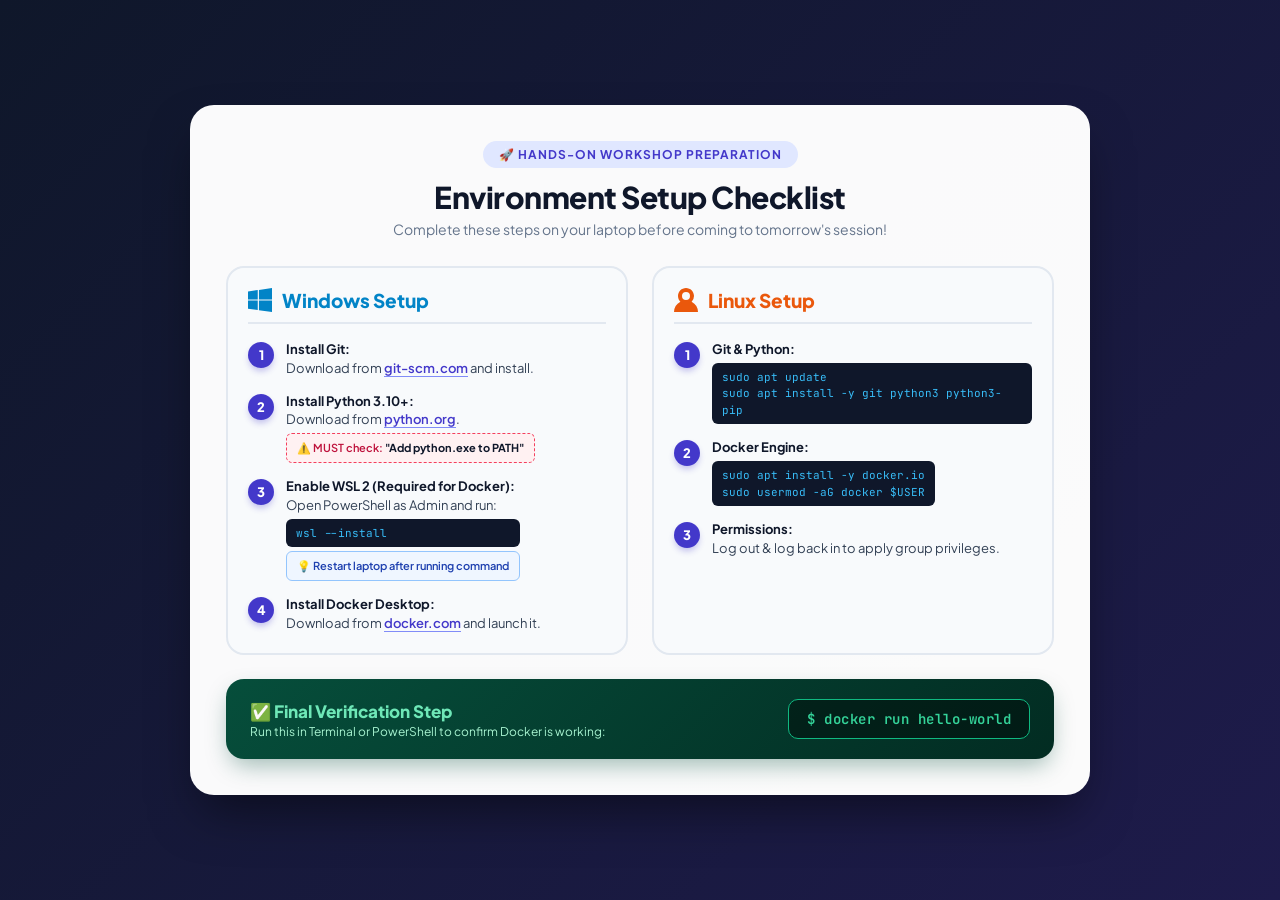
<file: Workshop-Setup-Guide.html>
<!DOCTYPE html>
<html lang="en">
<head>
    <meta charset="UTF-8">
    <meta name="viewport" content="width=device-width, initial-scale=1.0">
    <title>Pre-Workshop Setup Checklist</title>
    <style>
        @import url('https://fonts.googleapis.com/css2?family=Plus+Jakarta+Sans:wght@400;500;600;700;800&family=JetBrains+Mono:wght@400;600&display=swap');
        
        * { box-sizing: border-box; margin: 0; padding: 0; }
        
        body {
            font-family: 'Plus Jakarta Sans', sans-serif;
            color: #0f172a;
            background: linear-gradient(135deg, #0f172a 0%, #1e1b4b 100%);
            min-height: 100vh;
            padding: 30px 20px;
            display: flex;
            justify-content: center;
            align-items: center;
        }

        .card-wrapper {
            max-width: 900px;
            width: 100%;
            background: rgba(255, 255, 255, 0.98);
            border-radius: 24px;
            padding: 36px;
            box-shadow: 0 25px 50px -12px rgba(0, 0, 0, 0.5);
        }

        .header {
            text-align: center;
            margin-bottom: 28px;
        }

        .badge {
            display: inline-block;
            background: #e0e7ff;
            color: #4338ca;
            font-weight: 700;
            font-size: 12px;
            padding: 6px 16px;
            border-radius: 9999px;
            text-transform: uppercase;
            letter-spacing: 1px;
            margin-bottom: 10px;
        }

        h1 {
            font-size: 30px;
            font-weight: 800;
            color: #0f172a;
            letter-spacing: -0.5px;
        }

        .subtitle {
            color: #64748b;
            font-size: 14px;
            margin-top: 4px;
        }

        .grid {
            display: grid;
            grid-template-columns: 1fr 1fr;
            gap: 24px;
            margin-bottom: 24px;
        }

        @media (max-width: 768px) {
            .grid { grid-template-columns: 1fr; }
        }

        .os-box {
            background: #f8fafc;
            border: 2px solid #e2e8f0;
            border-radius: 18px;
            padding: 20px;
            position: relative;
            transition: all 0.3s ease;
        }

        .os-box:hover {
            border-color: #6366f1;
            transform: translateY(-2px);
            box-shadow: 0 10px 20px -5px rgba(99, 102, 241, 0.1);
        }

        .os-header {
            display: flex;
            align-items: center;
            gap: 10px;
            font-size: 19px;
            font-weight: 800;
            margin-bottom: 16px;
            padding-bottom: 10px;
            border-bottom: 2px solid #e2e8f0;
        }

        .step-list {
            display: flex;
            flex-direction: column;
            gap: 14px;
        }

        .step-item {
            display: flex;
            gap: 12px;
            align-items: flex-start;
        }

        .step-num {
            background: #4338ca;
            color: white;
            font-weight: 800;
            font-size: 13px;
            min-width: 26px;
            height: 26px;
            border-radius: 50%;
            display: flex;
            align-items: center;
            justify-content: center;
            margin-top: 2px;
            box-shadow: 0 4px 6px -1px rgba(67, 56, 202, 0.3);
        }

        .step-content {
            font-size: 13px;
            line-height: 1.45;
            color: #334155;
        }

        .step-content strong {
            color: #0f172a;
            font-weight: 700;
        }

        .link-btn {
            color: #4338ca;
            font-weight: 600;
            text-decoration: none;
            border-bottom: 1px solid #818cf8;
        }

        .warning-tag {
            background: #fff1f2;
            border: 1px dashed #f43f5e;
            color: #be123c;
            padding: 6px 10px;
            border-radius: 6px;
            font-size: 11px;
            font-weight: 600;
            margin-top: 4px;
        }

        .note-tag {
            background: #eff6ff;
            border: 1px solid #93c5fd;
            color: #1e40af;
            padding: 6px 10px;
            border-radius: 6px;
            font-size: 11px;
            font-weight: 600;
            margin-top: 4px;
        }

        .code-box {
            background: #0f172a;
            color: #38bdf8;
            font-family: 'JetBrains Mono', monospace;
            font-size: 11px;
            padding: 6px 10px;
            border-radius: 6px;
            margin-top: 4px;
            line-height: 1.5;
        }

        .verify-card {
            background: linear-gradient(135deg, #064e3b 0%, #022c22 100%);
            border-radius: 18px;
            padding: 20px 24px;
            color: white;
            display: flex;
            align-items: center;
            justify-content: space-between;
            gap: 20px;
            box-shadow: 0 10px 25px -5px rgba(6, 78, 59, 0.4);
        }

        @media (max-width: 650px) {
            .verify-card { flex-direction: column; text-align: center; }
        }

        .verify-info h3 {
            font-size: 17px;
            font-weight: 800;
            color: #6ee7b7;
            margin-bottom: 2px;
        }

        .verify-info p {
            font-size: 12px;
            color: #a7f3d0;
        }

        .cmd-pill {
            background: rgba(0, 0, 0, 0.4);
            border: 1px solid #10b981;
            padding: 10px 18px;
            border-radius: 10px;
            font-family: 'JetBrains Mono', monospace;
            font-size: 14px;
            color: #34d399;
            font-weight: 600;
            letter-spacing: 0.5px;
            white-space: nowrap;
        }

        @media print {
            body { background: white; padding: 0; min-height: auto; }
            .card-wrapper { box-shadow: none; padding: 0; max-width: 100%; border-radius: 0; }
            .os-box:hover { transform: none; box-shadow: none; }
        }
    </style>
</head>
<body>

    <div class="card-wrapper">
        <div class="header">
            <span class="badge">🚀 Hands-On Workshop Preparation</span>
            <h1>Environment Setup Checklist</h1>
            <p class="subtitle">Complete these steps on your laptop before coming to tomorrow's session!</p>
        </div>

        <div class="grid">
            <!-- WINDOWS CARD -->
            <div class="os-box">
                <div class="os-header" style="color: #0284c7;">
                    <svg width="24" height="24" viewBox="0 0 24 24" fill="currentColor"><path d="M0 3.449L9.75 2.1v9.451H0m10.949-9.602L24 0v11.4H10.949M0 12.6h9.75v9.451L0 20.699M10.949 12.6H24V24l-13.051-1.851"/></svg>
                    Windows Setup
                </div>
                
                <div class="step-list">
                    <div class="step-item">
                        <div class="step-num">1</div>
                        <div class="step-content">
                            <strong>Install Git:</strong><br>
                            Download from <a href="https://git-scm.com/download/win" class="link-btn" target="_blank">git-scm.com</a> and install.
                        </div>
                    </div>

                    <div class="step-item">
                        <div class="step-num">2</div>
                        <div class="step-content">
                            <strong>Install Python 3.10+:</strong><br>
                            Download from <a href="https://python.org" class="link-btn" target="_blank">python.org</a>.
                            <div class="warning-tag">
                                ⚠️ MUST check: <strong>"Add python.exe to PATH"</strong>
                            </div>
                        </div>
                    </div>

                    <div class="step-item">
                        <div class="step-num">3</div>
                        <div class="step-content">
                            <strong>Enable WSL 2 (Required for Docker):</strong><br>
                            Open PowerShell as Admin and run:
                            <div class="code-box">wsl --install</div>
                            <div class="note-tag">💡 Restart laptop after running command</div>
                        </div>
                    </div>

                    <div class="step-item">
                        <div class="step-num">4</div>
                        <div class="step-content">
                            <strong>Install Docker Desktop:</strong><br>
                            Download from <a href="https://www.docker.com/products/docker-desktop/" class="link-btn" target="_blank">docker.com</a> and launch it.
                        </div>
                    </div>
                </div>
            </div>

            <!-- LINUX CARD -->
            <div class="os-box">
                <div class="os-header" style="color: #ea580c;">
                    <svg width="24" height="24" viewBox="0 0 24 24" fill="currentColor"><path d="M12.002 0c-4.417 0-8 3.582-8 8 0 2.222.906 4.233 2.37 5.688A12.015 12.015 0 0 0 0 24h24a12.015 12.015 0 0 0-6.37-10.312A7.962 7.962 0 0 0 20.002 8c0-4.418-3.583-8-8-8zm0 4a4 4 0 1 1 0 8 4 4 0 0 1 0-8z"/></svg>
                    Linux Setup
                </div>

                <div class="step-list">
                    <div class="step-item">
                        <div class="step-num">1</div>
                        <div class="step-content">
                            <strong>Git & Python:</strong>
                            <div class="code-box">sudo apt update<br>sudo apt install -y git python3 python3-pip</div>
                        </div>
                    </div>

                    <div class="step-item">
                        <div class="step-num">2</div>
                        <div class="step-content">
                            <strong>Docker Engine:</strong>
                            <div class="code-box">sudo apt install -y docker.io<br>sudo usermod -aG docker $USER</div>
                        </div>
                    </div>

                    <div class="step-item">
                        <div class="step-num">3</div>
                        <div class="step-content">
                            <strong>Permissions:</strong><br>
                            Log out & log back in to apply group privileges.
                        </div>
                    </div>
                </div>
            </div>
        </div>

        <!-- VERIFICATION CARD -->
        <div class="verify-card">
            <div class="verify-info">
                <h3>✅ Final Verification Step</h3>
                <p>Run this in Terminal or PowerShell to confirm Docker is working:</p>
            </div>
            <div class="cmd-pill">
                $ docker run hello-world
            </div>
        </div>
    </div>

</body>
</html>
</file>
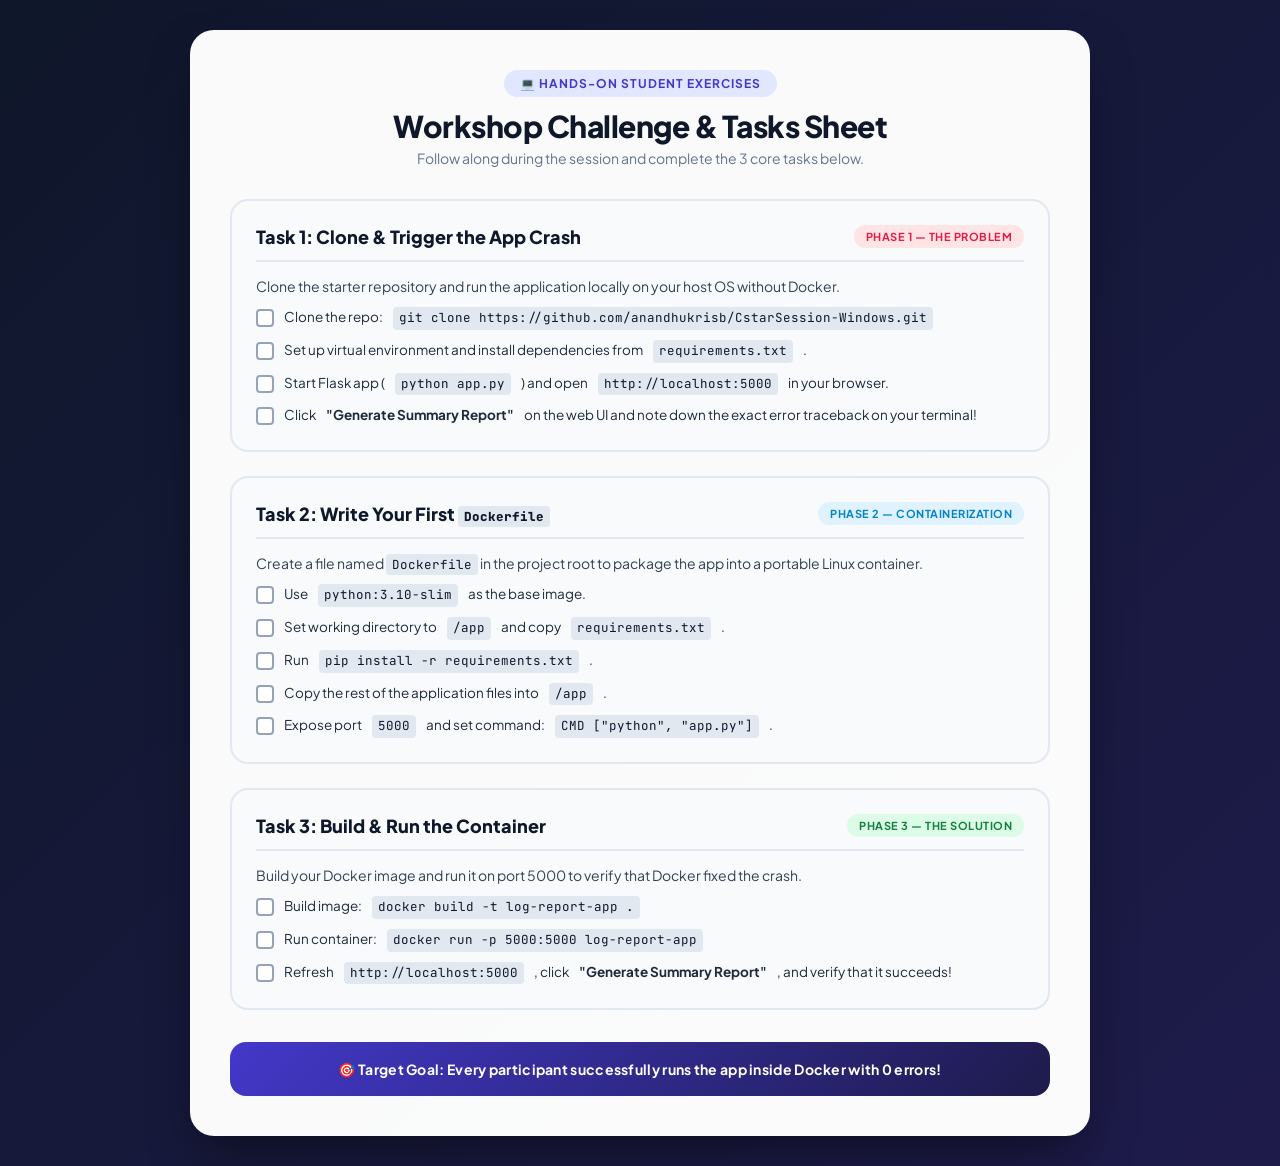
<file: Workshop-Tasks.html>
<!DOCTYPE html>
<html lang="en">
<head>
    <meta charset="UTF-8">
    <meta name="viewport" content="width=device-width, initial-scale=1.0">
    <title>Student Workshop Tasks & Exercises</title>
    <style>
        @import url('https://fonts.googleapis.com/css2?family=Plus+Jakarta+Sans:wght@400;500;600;700;800&family=JetBrains+Mono:wght@400;600&display=swap');
        
        * { box-sizing: border-box; margin: 0; padding: 0; }
        
        body {
            font-family: 'Plus Jakarta Sans', sans-serif;
            color: #0f172a;
            background: linear-gradient(135deg, #0f172a 0%, #1e1b4b 100%);
            min-height: 100vh;
            padding: 30px 20px;
            display: flex;
            justify-content: center;
            align-items: center;
        }

        .card-wrapper {
            max-width: 900px;
            width: 100%;
            background: rgba(255, 255, 255, 0.98);
            border-radius: 24px;
            padding: 40px;
            box-shadow: 0 25px 50px -12px rgba(0, 0, 0, 0.5);
        }

        .header {
            text-align: center;
            margin-bottom: 32px;
        }

        .badge {
            display: inline-block;
            background: #e0e7ff;
            color: #4338ca;
            font-weight: 700;
            font-size: 12px;
            padding: 6px 16px;
            border-radius: 9999px;
            text-transform: uppercase;
            letter-spacing: 1px;
            margin-bottom: 10px;
        }

        h1 {
            font-size: 30px;
            font-weight: 800;
            color: #0f172a;
            letter-spacing: -0.5px;
        }

        .subtitle {
            color: #64748b;
            font-size: 14px;
            margin-top: 4px;
        }

        .task-container {
            display: flex;
            flex-direction: column;
            gap: 24px;
            margin-bottom: 32px;
        }

        .task-card {
            background: #f8fafc;
            border: 2px solid #e2e8f0;
            border-radius: 18px;
            padding: 24px;
            position: relative;
            transition: all 0.3s ease;
        }

        .task-card:hover {
            border-color: #6366f1;
            transform: translateY(-2px);
            box-shadow: 0 10px 20px -5px rgba(99, 102, 241, 0.1);
        }

        .task-header {
            display: flex;
            align-items: center;
            justify-content: space-between;
            margin-bottom: 14px;
            padding-bottom: 12px;
            border-bottom: 2px solid #e2e8f0;
        }

        .task-title {
            display: flex;
            align-items: center;
            gap: 10px;
            font-size: 18px;
            font-weight: 800;
            color: #0f172a;
        }

        .phase-pill {
            font-size: 11px;
            font-weight: 700;
            padding: 5px 12px;
            border-radius: 9999px;
            text-transform: uppercase;
            letter-spacing: 0.5px;
        }

        .pill-red { background: #ffe4e6; color: #e11d48; }
        .pill-blue { background: #e0f2fe; color: #0284c7; }
        .pill-green { background: #dcfce7; color: #15803d; }

        .task-body p {
            font-size: 14px;
            color: #334155;
            margin-bottom: 10px;
            line-height: 1.5;
        }

        .checklist {
            list-style: none;
            padding: 0;
            display: flex;
            flex-direction: column;
            gap: 10px;
        }

        .checklist li {
            font-size: 13.5px;
            color: #1e293b;
            display: flex;
            align-items: flex-start;
            gap: 10px;
            line-height: 1.5;
        }

        .checkbox {
            width: 18px;
            height: 18px;
            border: 2px solid #94a3b8;
            border-radius: 4px;
            margin-top: 2px;
            flex-shrink: 0;
            background: #ffffff;
        }

        code {
            font-family: 'JetBrains Mono', monospace;
            background: #e2e8f0;
            color: #0f172a;
            padding: 2px 6px;
            border-radius: 4px;
            font-size: 12.5px;
        }

        .footer-banner {
            background: linear-gradient(135deg, #4338ca 0%, #1e1b4b 100%);
            border-radius: 16px;
            padding: 18px 24px;
            color: white;
            text-align: center;
            font-size: 14px;
            font-weight: 700;
            letter-spacing: 0.3px;
        }

        @media print {
            body { background: white; padding: 0; min-height: auto; }
            .card-wrapper { box-shadow: none; padding: 0; max-width: 100%; border-radius: 0; }
            .task-card:hover { transform: none; box-shadow: none; }
        }
    </style>
</head>
<body>

    <div class="card-wrapper">
        <div class="header">
            <span class="badge">💻 Hands-On Student Exercises</span>
            <h1>Workshop Challenge & Tasks Sheet</h1>
            <p class="subtitle">Follow along during the session and complete the 3 core tasks below.</p>
        </div>

        <div class="task-container">
            
            <!-- TASK 1 -->
            <div class="task-card">
                <div class="task-header">
                    <div class="task-title">
                        <span>Task 1: Clone & Trigger the App Crash</span>
                    </div>
                    <span class="phase-pill pill-red">Phase 1 — The Problem</span>
                </div>
                <div class="task-body">
                    <p>Clone the starter repository and run the application locally on your host OS without Docker.</p>
                    <ul class="checklist">
                        <li><div class="checkbox"></div> Clone the repo: <code>git clone https://github.com/anandhukrisb/CstarSession-Windows.git</code></li>
                        <li><div class="checkbox"></div> Set up virtual environment and install dependencies from <code>requirements.txt</code>.</li>
                        <li><div class="checkbox"></div> Start Flask app (<code>python app.py</code>) and open <code>http://localhost:5000</code> in your browser.</li>
                        <li><div class="checkbox"></div> Click <strong>"Generate Summary Report"</strong> on the web UI and note down the exact error traceback on your terminal!</li>
                    </ul>
                </div>
            </div>

            <!-- TASK 2 -->
            <div class="task-card">
                <div class="task-header">
                    <div class="task-title">
                        <span>Task 2: Write Your First <code>Dockerfile</code></span>
                    </div>
                    <span class="phase-pill pill-blue">Phase 2 — Containerization</span>
                </div>
                <div class="task-body">
                    <p>Create a file named <code>Dockerfile</code> in the project root to package the app into a portable Linux container.</p>
                    <ul class="checklist">
                        <li><div class="checkbox"></div> Use <code>python:3.10-slim</code> as the base image.</li>
                        <li><div class="checkbox"></div> Set working directory to <code>/app</code> and copy <code>requirements.txt</code>.</li>
                        <li><div class="checkbox"></div> Run <code>pip install -r requirements.txt</code>.</li>
                        <li><div class="checkbox"></div> Copy the rest of the application files into <code>/app</code>.</li>
                        <li><div class="checkbox"></div> Expose port <code>5000</code> and set command: <code>CMD ["python", "app.py"]</code>.</li>
                    </ul>
                </div>
            </div>

            <!-- TASK 3 -->
            <div class="task-card">
                <div class="task-header">
                    <div class="task-title">
                        <span>Task 3: Build & Run the Container</span>
                    </div>
                    <span class="phase-pill pill-green">Phase 3 — The Solution</span>
                </div>
                <div class="task-body">
                    <p>Build your Docker image and run it on port 5000 to verify that Docker fixed the crash.</p>
                    <ul class="checklist">
                        <li><div class="checkbox"></div> Build image: <code>docker build -t log-report-app .</code></li>
                        <li><div class="checkbox"></div> Run container: <code>docker run -p 5000:5000 log-report-app</code></li>
                        <li><div class="checkbox"></div> Refresh <code>http://localhost:5000</code>, click <strong>"Generate Summary Report"</strong>, and verify that it succeeds!</li>
                    </ul>
                </div>
            </div>

        </div>

        <div class="footer-banner">
            🎯 Target Goal: Every participant successfully runs the app inside Docker with 0 errors!
        </div>
    </div>

</body>
</html>
</file>
